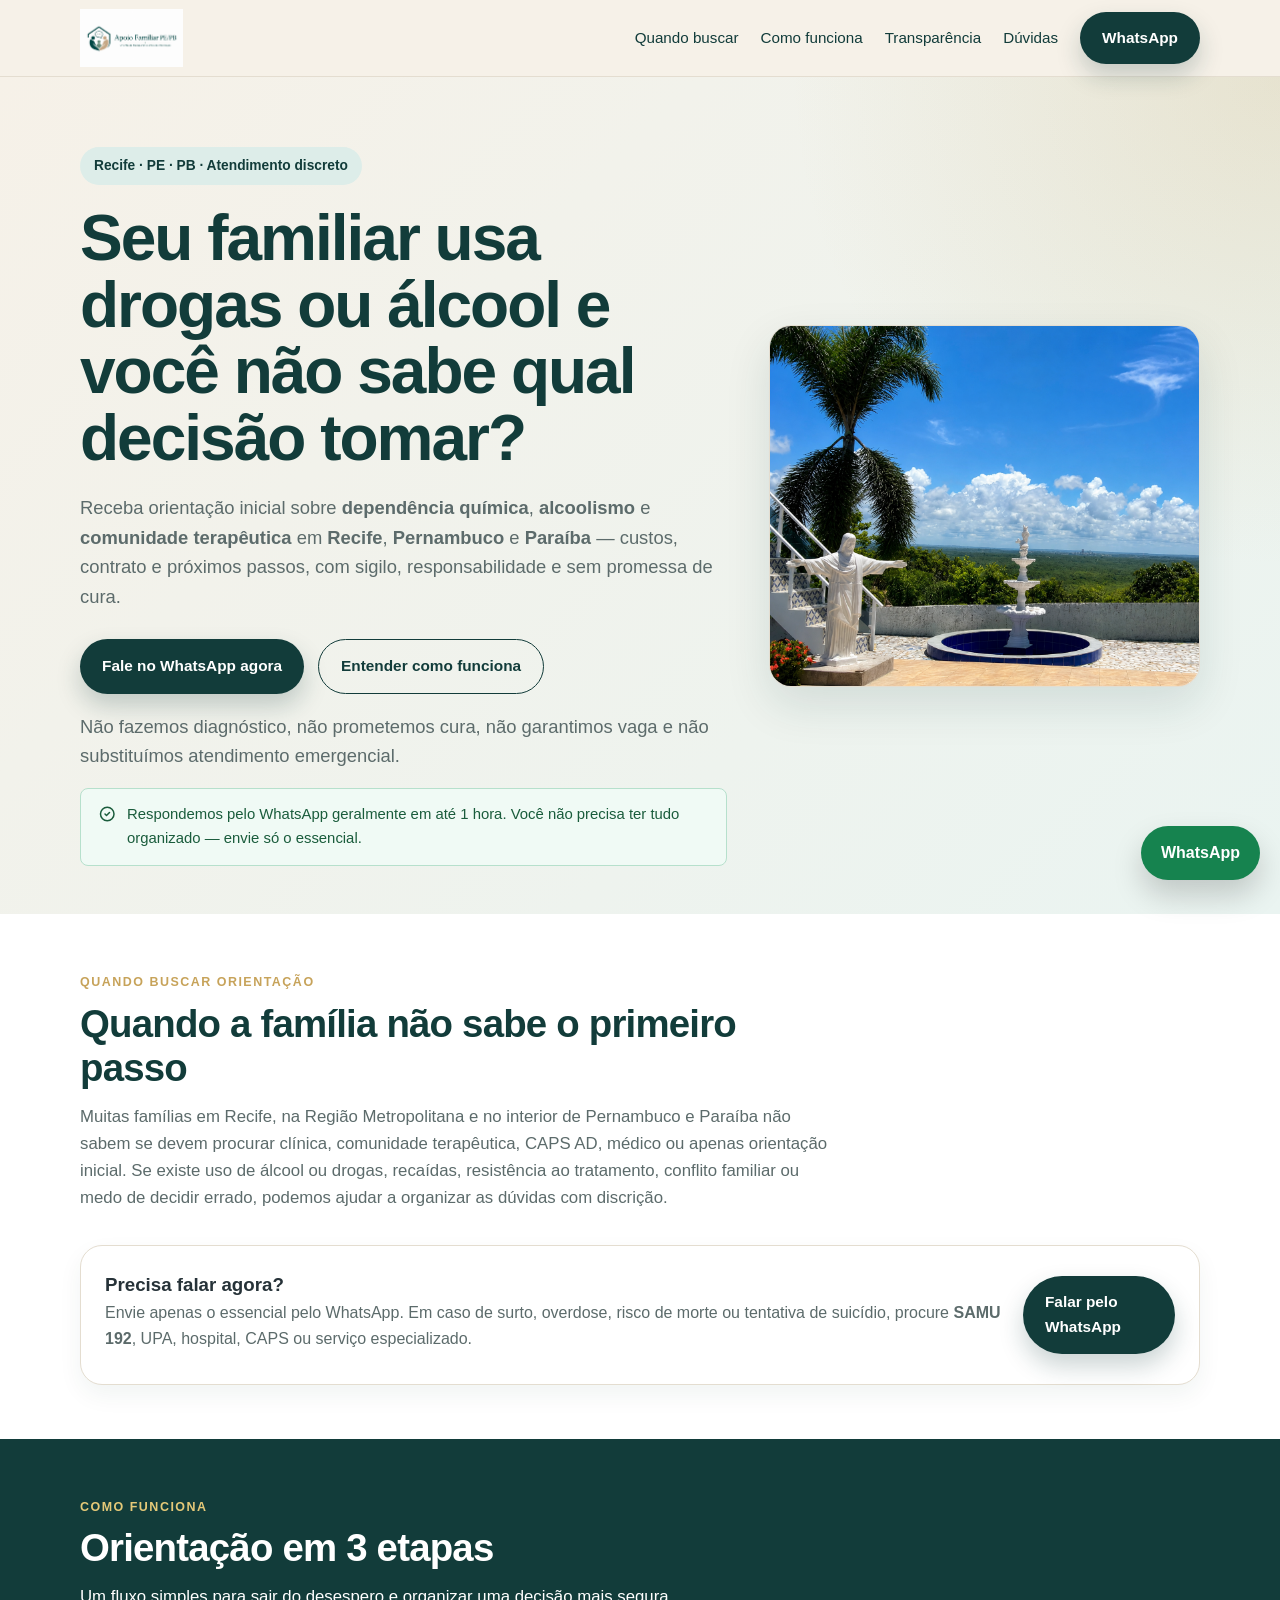
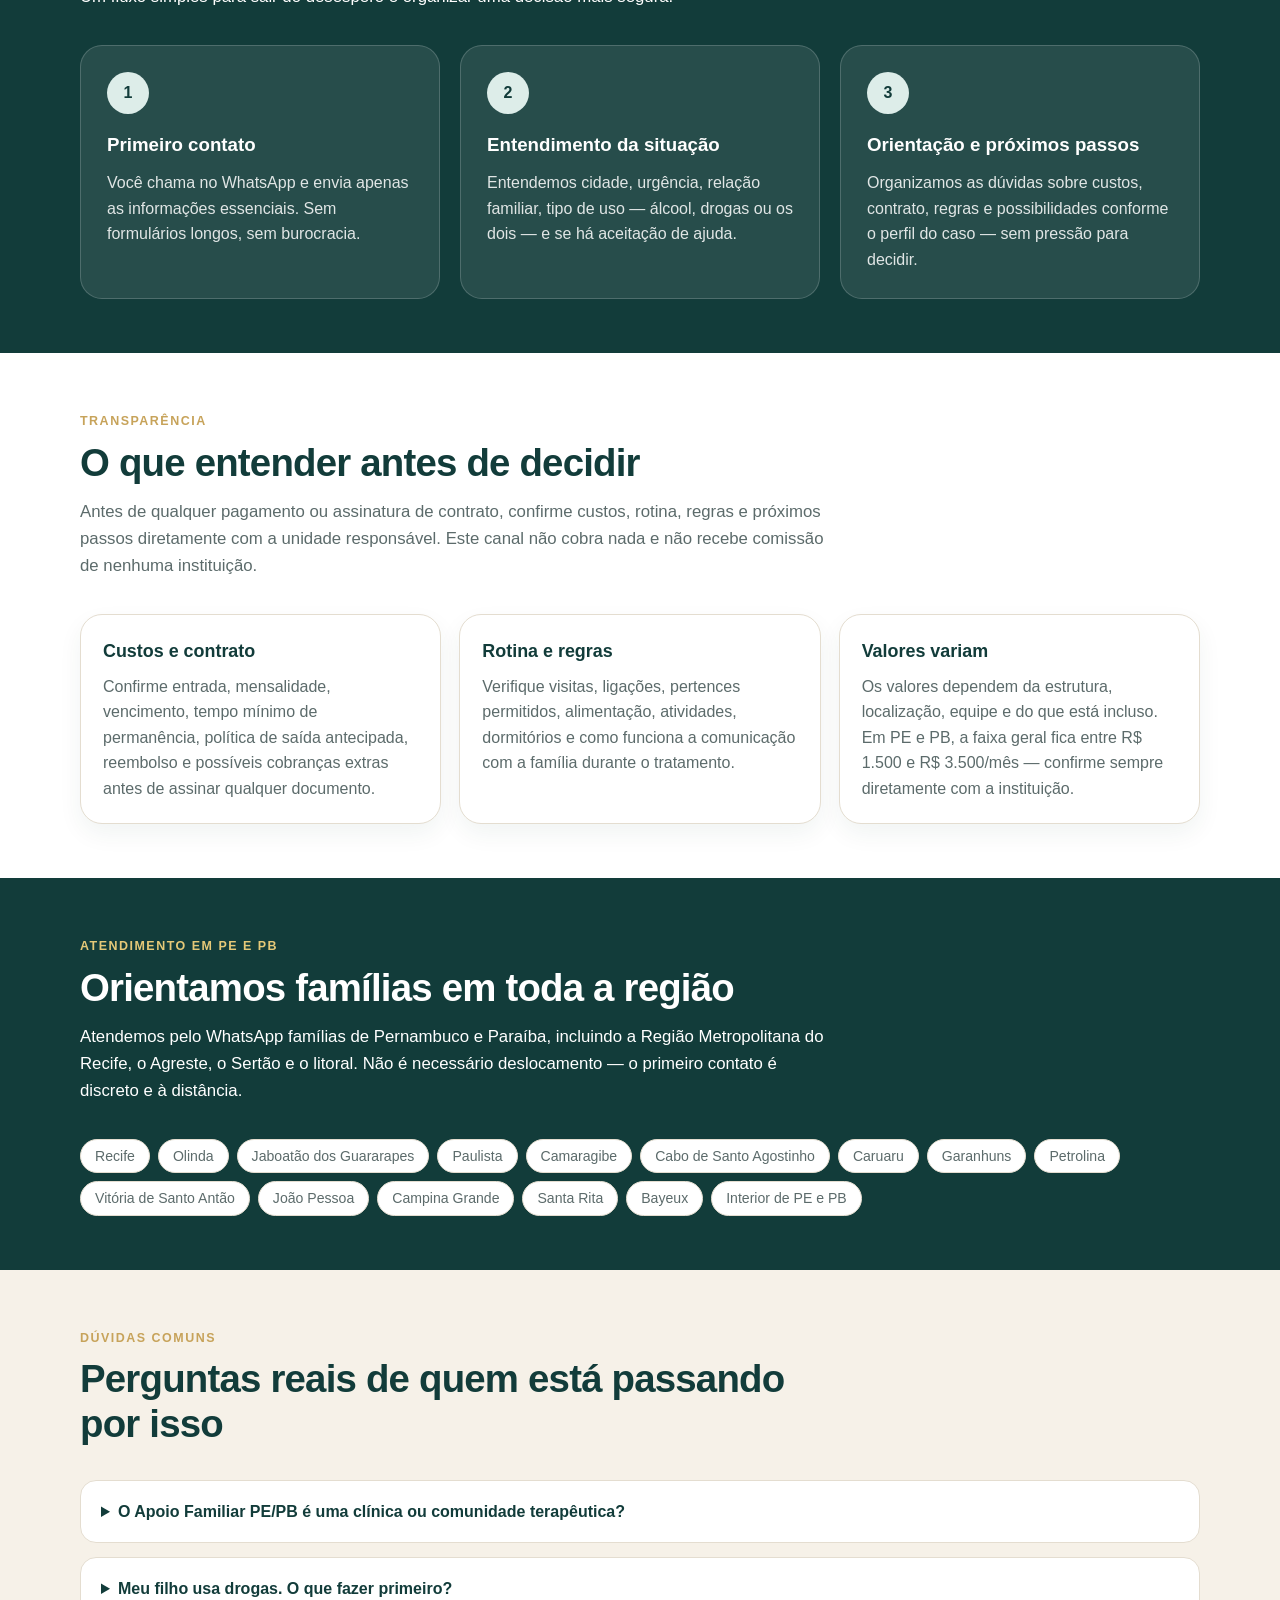
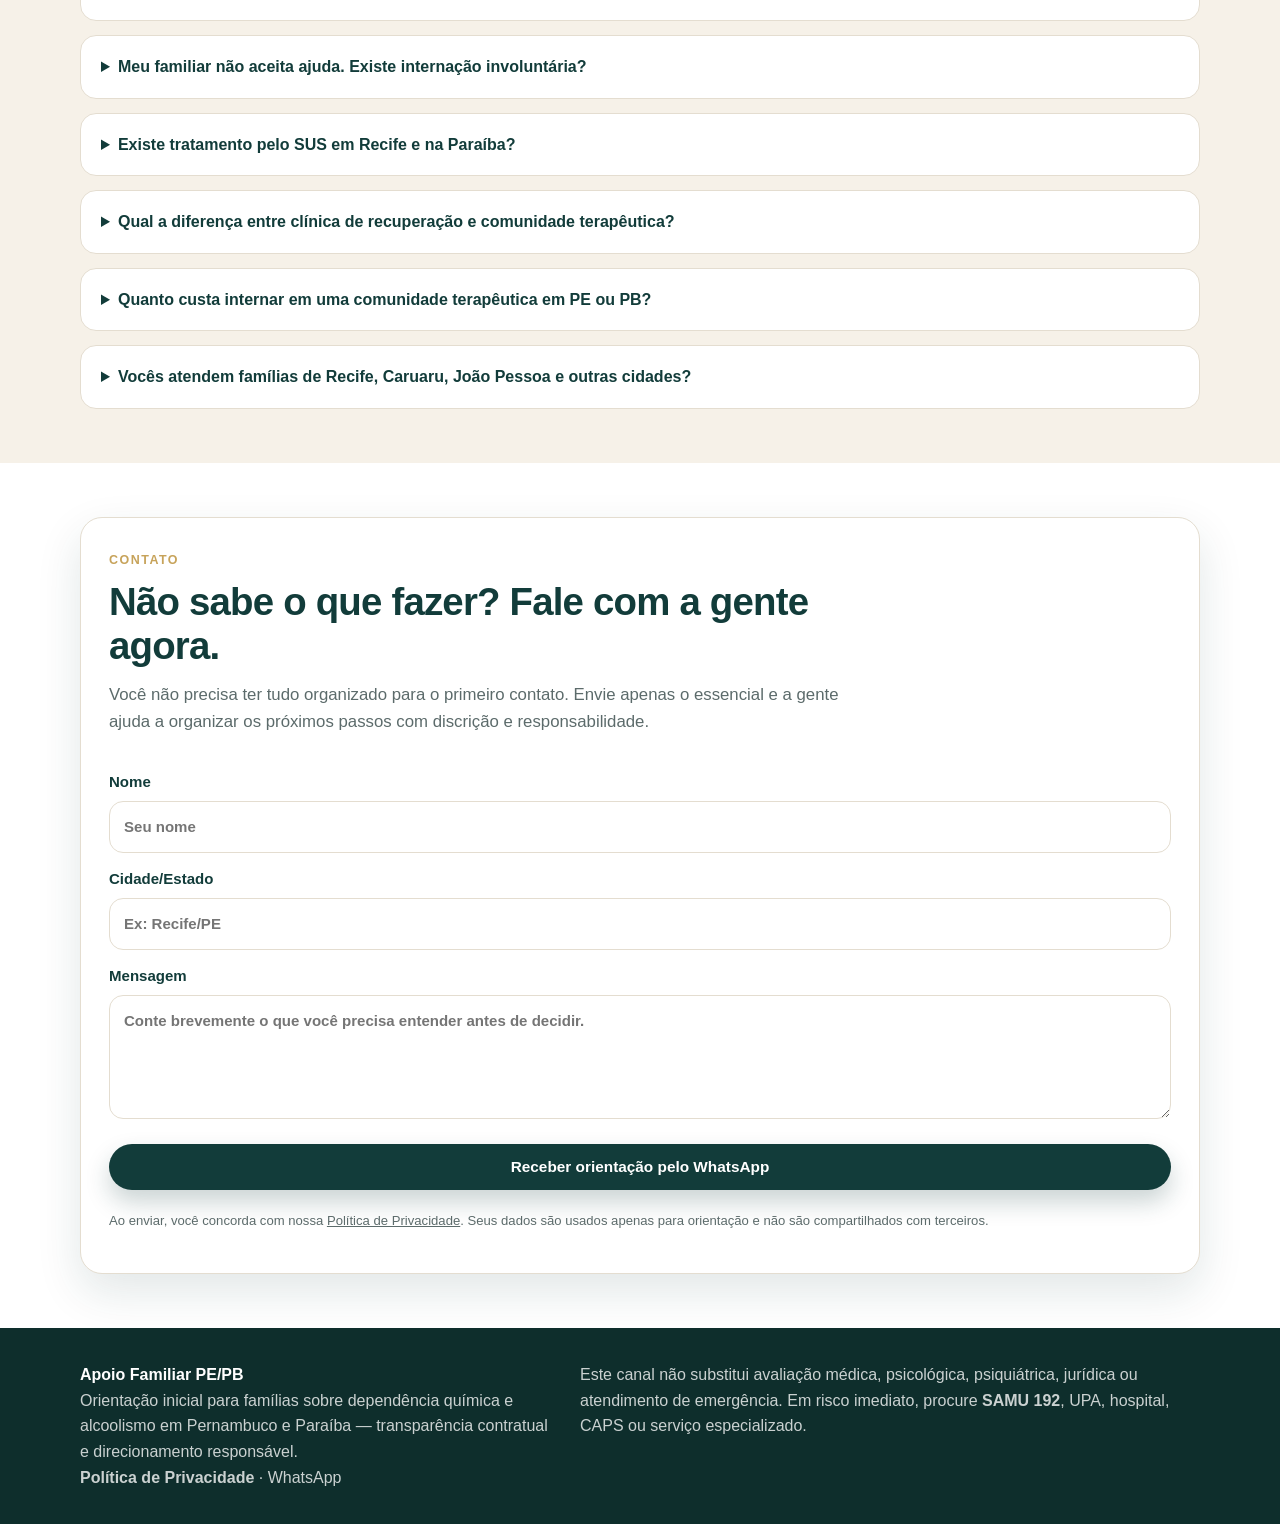
<file: index.html>
<!DOCTYPE html>
<html lang="pt-BR">
<head>
  <meta charset="UTF-8" />
  <meta name="viewport" content="width=device-width, initial-scale=1.0" />

  <!-- ✅ MELHORIA: Title com "Recife" e "Dependência Química" para SEO local -->
  <title>Orientação Familiar sobre Dependência Química em Recife, PE e PB | Apoio Familiar</title>

  <!-- ✅ MELHORIA: Meta description com pergunta + menção ao SUS e sem promessa -->
  <meta name="description" content="Família em Pernambuco ou Paraíba com dúvidas sobre internação, comunidade terapêutica, custos e próximos passos? Orientação inicial gratuita, discreta e sem promessa de cura. Fale pelo WhatsApp." />

  <link rel="canonical" href="https://apoiofamiliarpepb.com.br/" />

  <!-- Ícones do navegador -->
  <link rel="icon" href="assets/img/logo-simbolo.png" type="image/png">
  <link rel="apple-touch-icon" href="assets/img/logo-simbolo.png">

  <!-- Open Graph / Social -->
  <meta property="og:title" content="Orientação Familiar sobre Dependência Química em Recife, PE e PB | Apoio Familiar" />
  <meta property="og:description" content="Orientação inicial para famílias em PE e PB sobre dependência química, alcoolismo, comunidade terapêutica, custos, contrato e próximos passos." />
  <meta property="og:type" content="website" />
  <meta property="og:url" content="https://apoiofamiliarpepb.com.br/" />
  <meta property="og:locale" content="pt_BR" />
  <meta property="og:site_name" content="Apoio Familiar PE/PB" />
  <meta property="og:image" content="https://apoiofamiliarpepb.com.br/assets/img/logo-apoio-familiar.png" />
  <meta name="twitter:image" content="https://apoiofamiliarpepb.com.br/assets/img/logo-apoio-familiar.png" />

  <link rel="stylesheet" href="styles/style.css?v=9" />

  <style>
    section {
      padding: 54px 0;
    }

    .hero {
      padding: 70px 0 48px;
    }

    .hero p {
      margin-bottom: 18px;
    }

    .hero-photo-card {
      background: #fff;
      border: 1px solid var(--borda);
      border-radius: var(--radius);
      overflow: hidden;
      box-shadow: var(--sombra);
    }

    .hero-photo-card img {
      width: 100%;
      height: 360px;
      object-fit: cover;
      display: block;
    }

    .landing-note {
      font-size: 0.94rem;
      color: var(--texto-suave);
    }

    .compact-grid {
      display: grid;
      grid-template-columns: repeat(3, 1fr);
      gap: 18px;
    }

    .compact-card {
      background: #fff;
      border: 1px solid var(--borda);
      border-radius: var(--radius);
      padding: 22px;
      box-shadow: 0 10px 24px rgba(18, 60, 58, 0.06);
    }

    .compact-card h3 {
      color: var(--verde-profundo);
      font-size: 1.12rem;
      margin-bottom: 8px;
    }

    .compact-card p,
    .compact-card li {
      color: var(--texto-suave);
    }

    .quick-box {
      background: #fff;
      border: 1px solid var(--borda);
      border-radius: var(--radius);
      padding: 24px;
      box-shadow: 0 10px 24px rgba(18, 60, 58, 0.06);
      display: flex;
      justify-content: space-between;
      gap: 22px;
      align-items: center;
    }

    .quick-box p {
      margin: 0 0 8px;
      color: var(--texto-suave);
    }

    .price-card {
      background: var(--verde-claro);
      border-radius: var(--radius);
      padding: 26px;
      border: 1px solid var(--borda);
    }

    .price-card strong {
      color: var(--verde-profundo);
      font-size: 1.6rem;
    }

    .photo-row {
      display: grid;
      grid-template-columns: repeat(3, 1fr);
      gap: 18px;
    }

    .photo-row img {
      width: 100%;
      height: 190px;
      object-fit: cover;
      border-radius: 18px;
      display: block;
    }

    .final-box {
      background: #fff;
      border: 1px solid var(--borda);
      border-radius: var(--radius);
      padding: 28px;
      box-shadow: var(--sombra);
    }

    .floating-whatsapp {
      position: fixed;
      right: 20px;
      bottom: 20px;
      z-index: 50;
      background: #16834f;
      color: #fff;
      padding: 14px 20px;
      border-radius: 999px;
      font-weight: 800;
      box-shadow: 0 15px 30px rgba(0,0,0,.18);
    }

    .privacy-link {
      font-weight: 700;
      color: inherit;
    }

    .brand img {
      height: 58px;
      width: auto;
      display: block;
    }

    /* ✅ NOVO: Bloco de confiança próximo ao CTA */
    .trust-note {
      display: flex;
      align-items: flex-start;
      gap: 10px;
      background: #f0faf5;
      border: 1px solid #b6e0cc;
      border-radius: 8px;
      padding: 14px 18px;
      margin-top: 18px;
      font-size: 0.93rem;
      color: #1a5c3c;
    }

    .trust-note svg {
      flex-shrink: 0;
      margin-top: 2px;
    }

    /* ✅ NOVO: Aviso LGPD no formulário */
    .lgpd-note {
      font-size: 0.82rem;
      color: var(--texto-suave);
      margin-top: 6px;
    }

    .lgpd-note a {
      color: inherit;
      text-decoration: underline;
    }

    /* ✅ NOVO: Seção de cidades atendidas */
    .cidades-lista {
      display: flex;
      flex-wrap: wrap;
      gap: 8px;
      margin-top: 16px;
    }

    .cidade-tag {
      background: #fff;
      border: 1px solid var(--borda);
      border-radius: 999px;
      padding: 5px 14px;
      font-size: 0.88rem;
      color: var(--texto-suave);
    }

    @media(max-width: 900px) {
      section {
        padding: 42px 0;
      }

      .hero {
        padding: 56px 0 38px;
      }

      .hero-grid,
      .compact-grid,
      .photo-row,
      .grid-2,
      .grid-3 {
        grid-template-columns: 1fr;
      }

      .quick-box {
        align-items: flex-start;
        flex-direction: column;
      }

      .photo-row img {
        height: 170px;
      }

      .floating-whatsapp {
        right: 12px;
        bottom: 12px;
        padding: 12px 16px;
      }

      .brand img {
        height: 46px;
      }
    }
  </style>

  <!-- ✅ MELHORIA: Schema LocalBusiness expandido com mais cidades e área de atendimento -->
  <script type="application/ld+json">
  {
    "@context": "https://schema.org",
    "@type": "LocalBusiness",
    "name": "Apoio Familiar PE/PB",
    "description": "Canal de orientação inicial para famílias sobre dependência química, alcoolismo, comunidade terapêutica, custos, contrato e próximos passos em Pernambuco e Paraíba.",
    "url": "https://apoiofamiliarpepb.com.br/",
    "telephone": "+5581973069389",
    "areaServed": [
      "Recife", "Olinda", "Caruaru", "Jaboatão dos Guararapes", "Paulista",
      "Camaragibe", "Cabo de Santo Agostinho", "Petrolina", "Garanhuns",
      "Pernambuco", "João Pessoa", "Campina Grande", "Paraíba"
    ],
    "contactPoint": {
      "@type": "ContactPoint",
      "contactType": "customer support",
      "availableLanguage": "Portuguese",
      "telephone": "+5581973069389",
      "contactOption": "TollFree"
    },
    "knowsAbout": [
      "Dependência química",
      "Alcoolismo",
      "Comunidade terapêutica",
      "Internação para dependente químico",
      "Internação voluntária",
      "Internação involuntária",
      "Custos de comunidade terapêutica",
      "Orientação familiar",
      "CAPS AD",
      "Tratamento para dependência química Recife",
      "Comunidade terapêutica Pernambuco",
      "Comunidade terapêutica Paraíba"
    ]
  }
  </script>

  <!-- ✅ MELHORIA: FAQPage Schema com respostas expandidas e mais perguntas -->
  <script type="application/ld+json">
  {
    "@context": "https://schema.org",
    "@type": "FAQPage",
    "mainEntity": [
      {
        "@type": "Question",
        "name": "O Apoio Familiar PE/PB é uma clínica ou comunidade terapêutica?",
        "acceptedAnswer": {
          "@type": "Answer",
          "text": "Não. Somos um canal de orientação inicial para famílias em Pernambuco e Paraíba. Não fazemos diagnóstico, não prescrevemos tratamento, não prometemos cura, não garantimos vaga e não realizamos atendimento emergencial. Nossa função é ajudar famílias a organizarem as dúvidas antes de tomarem uma decisão sobre internação ou tratamento."
        }
      },
      {
        "@type": "Question",
        "name": "Quanto custa internar em uma comunidade terapêutica em PE ou PB?",
        "acceptedAnswer": {
          "@type": "Answer",
          "text": "Os valores variam conforme estrutura, equipe, localização e o que está incluso no contrato. Como referência geral, muitas instituições em Pernambuco e Paraíba trabalham entre R$ 1.500 e R$ 3.500 por mês, podendo haver taxa de entrada e custos adicionais. É essencial confirmar diretamente com cada instituição: entrada, mensalidade, vencimento, política de saída antecipada e possíveis cobranças extras antes de assinar qualquer contrato."
        }
      },
      {
        "@type": "Question",
        "name": "Meu filho usa drogas. O que devo fazer primeiro?",
        "acceptedAnswer": {
          "@type": "Answer",
          "text": "O primeiro passo é entender a situação com calma: tipo de substância, frequência de uso, risco imediato, histórico de tentativas anteriores de tratamento e se há aceitação para pedir ajuda. Só depois dessas informações é possível avaliar as opções mais adequadas — que vão de acompanhamento ambulatorial no CAPS AD até internação em comunidade terapêutica ou clínica especializada. Podemos ajudar sua família a organizar essas dúvidas pelo WhatsApp."
        }
      },
      {
        "@type": "Question",
        "name": "Meu familiar não aceita ajuda. Existe internação involuntária?",
        "acceptedAnswer": {
          "@type": "Answer",
          "text": "Sim, a internação involuntária existe no Brasil e é regulamentada pela Lei 10.216/2001. Ela depende de solicitação de familiar ou responsável legal, laudo médico que comprove risco à saúde do paciente ou de terceiros, e deve ser comunicada ao Ministério Público em até 72 horas. É um processo sensível que exige avaliação médica e acompanhamento de instituição habilitada. Podemos orientar sobre as perguntas certas a fazer, mas não decidimos nem indicamos conduta clínica ou jurídica."
        }
      },
      {
        "@type": "Question",
        "name": "Existe tratamento para dependência química pelo SUS em Recife e na Paraíba?",
        "acceptedAnswer": {
          "@type": "Answer",
          "text": "Sim. O CAPS AD (Centro de Atenção Psicossocial Álcool e Drogas) é a principal porta de entrada pelo SUS para tratamento de dependência química. Em Recife existem diversas unidades. Em João Pessoa e outras cidades da Paraíba, a disponibilidade varia por município. Para localizar o CAPS AD mais próximo, consulte a Secretaria Municipal de Saúde da sua cidade ou o site do Ministério da Saúde."
        }
      },
      {
        "@type": "Question",
        "name": "Qual a diferença entre clínica de recuperação e comunidade terapêutica?",
        "acceptedAnswer": {
          "@type": "Answer",
          "text": "Clínicas de recuperação costumam ter estrutura médica e psiquiátrica mais intensiva, com equipe de saúde permanente e capacidade para atender casos de maior complexidade clínica. Comunidades terapêuticas têm rotina residencial com foco em reabilitação social e comportamental, geralmente com abordagem baseada em espiritualidade, trabalho e convivência em grupo. A escolha depende do perfil do caso, do nível de dependência, do histórico do paciente e dos recursos disponíveis."
        }
      },
      {
        "@type": "Question",
        "name": "Vocês atendem famílias de Recife, Caruaru, João Pessoa e outras cidades?",
        "acceptedAnswer": {
          "@type": "Answer",
          "text": "Sim. Orientamos famílias de toda a Região Metropolitana do Recife — incluindo Olinda, Jaboatão dos Guararapes, Paulista, Caruaru e Cabo de Santo Agostinho — e do interior de Pernambuco e da Paraíba, incluindo João Pessoa, Campina Grande e outras cidades. O atendimento é feito pelo WhatsApp, de forma discreta, sem necessidade de deslocamento."
        }
      }
    ]
  }
  </script>
</head>

<body>
  <header>
    <div class="container navbar">
      <a class="brand" href="#topo" aria-label="Apoio Familiar PE/PB">
        <img src="assets/img/logo-apoio-familiar-paisagem.png" alt="Apoio Familiar PE/PB - Orientação transparente antes da internação">
      </a>

      <nav aria-label="Navegação principal">
        <a href="#quando-buscar">Quando buscar</a>
        <a href="#como-funciona">Como funciona</a>
        <a href="#transparencia">Transparência</a>
        <a href="#faq">Dúvidas</a>
        <a class="btn btn-primary nav-button" href="https://wa.me/5581973069389?text=Ol%C3%A1%2C%20preciso%20de%20orienta%C3%A7%C3%A3o%20inicial.%20N%C3%A3o%20sei%20por%20onde%20come%C3%A7ar." target="_blank" rel="noopener noreferrer">WhatsApp</a>
      </nav>
    </div>
  </header>

  <main id="topo">
    <section class="hero">
      <div class="container hero-grid">
        <div>
          <!-- ✅ MELHORIA: Eyebrow com Recife explícito -->
          <span class="eyebrow">Recife · PE · PB · Atendimento discreto</span>
          <h1>Seu familiar usa drogas ou álcool e você não sabe qual decisão tomar?</h1>
          <!-- ✅ MELHORIA: Recife adicionado ao parágrafo principal -->
          <p>Receba orientação inicial sobre <strong>dependência química</strong>, <strong>alcoolismo</strong> e <strong>comunidade terapêutica</strong> em <strong>Recife</strong>, <strong>Pernambuco</strong> e <strong>Paraíba</strong> — custos, contrato e próximos passos, com sigilo, responsabilidade e sem promessa de cura.</p>

          <div class="hero-actions">
            <a class="btn btn-primary" href="https://wa.me/5581973069389?text=Ol%C3%A1%2C%20preciso%20de%20orienta%C3%A7%C3%A3o%20inicial.%20N%C3%A3o%20sei%20por%20onde%20come%C3%A7ar." target="_blank" rel="noopener noreferrer">Fale no WhatsApp agora</a>
            <a class="btn btn-secondary" href="#como-funciona">Entender como funciona</a>
          </div>

          <p class="landing-note">Não fazemos diagnóstico, não prometemos cura, não garantimos vaga e não substituímos atendimento emergencial.</p>

          <!-- ✅ NOVO: Bloco de confiança com tempo de resposta -->
          <div class="trust-note">
            <svg width="18" height="18" fill="none" viewBox="0 0 24 24" stroke="#1a5c3c" stroke-width="2" aria-hidden="true"><path stroke-linecap="round" stroke-linejoin="round" d="M8 12l2 2 4-4m6 2a9 9 0 11-18 0 9 9 0 0118 0z"/></svg>
            <span>Respondemos pelo WhatsApp geralmente em até 1 hora. Você não precisa ter tudo organizado — envie só o essencial.</span>
          </div>
        </div>

        <aside class="hero-photo-card">
          <!-- Imagem visual da landing page -->
          <img src="assets/img/area-externa-fonte-vista.jpg.jpg.png" alt="Área externa de comunidade terapêutica com fonte e espaço aberto em Pernambuco" />
        </aside>
      </div>
    </section>

    <section id="quando-buscar" class="bg-white">
      <div class="container">
        <div class="section-title">
          <span>Quando buscar orientação</span>
          <h2>Quando a família não sabe o primeiro passo</h2>
          <p>Muitas famílias em Recife, na Região Metropolitana e no interior de Pernambuco e Paraíba não sabem se devem procurar clínica, comunidade terapêutica, CAPS AD, médico ou apenas orientação inicial. Se existe uso de álcool ou drogas, recaídas, resistência ao tratamento, conflito familiar ou medo de decidir errado, podemos ajudar a organizar as dúvidas com discrição.</p>
        </div>

        <div class="quick-box">
          <div>
            <h3>Precisa falar agora?</h3>
            <p>Envie apenas o essencial pelo WhatsApp. Em caso de surto, overdose, risco de morte ou tentativa de suicídio, procure <strong>SAMU 192</strong>, UPA, hospital, CAPS ou serviço especializado.</p>
          </div>
          <a class="btn btn-primary" href="https://wa.me/5581973069389?text=Ol%C3%A1%2C%20preciso%20de%20orienta%C3%A7%C3%A3o%20inicial.%20N%C3%A3o%20sei%20por%20onde%20come%C3%A7ar." target="_blank" rel="noopener noreferrer">Falar pelo WhatsApp</a>
        </div>
      </div>
    </section>

    <section id="como-funciona" class="bg-green">
      <div class="container">
        <div class="section-title">
          <span>Como funciona</span>
          <h2>Orientação em 3 etapas</h2>
          <p>Um fluxo simples para sair do desespero e organizar uma decisão mais segura.</p>
        </div>

        <div class="grid-3">
          <article class="soft-card">
            <div class="number">1</div>
            <h3>Primeiro contato</h3>
            <p>Você chama no WhatsApp e envia apenas as informações essenciais. Sem formulários longos, sem burocracia.</p>
          </article>
          <article class="soft-card">
            <div class="number">2</div>
            <h3>Entendimento da situação</h3>
            <p>Entendemos cidade, urgência, relação familiar, tipo de uso — álcool, drogas ou os dois — e se há aceitação de ajuda.</p>
          </article>
          <article class="soft-card">
            <div class="number">3</div>
            <h3>Orientação e próximos passos</h3>
            <p>Organizamos as dúvidas sobre custos, contrato, regras e possibilidades conforme o perfil do caso — sem pressão para decidir.</p>
          </article>
        </div>
      </div>
    </section>

    <section id="transparencia" class="bg-white">
      <div class="container">
        <div class="section-title">
          <span>Transparência</span>
          <h2>O que entender antes de decidir</h2>
          <p>Antes de qualquer pagamento ou assinatura de contrato, confirme custos, rotina, regras e próximos passos diretamente com a unidade responsável. Este canal não cobra nada e não recebe comissão de nenhuma instituição.</p>
        </div>

        <div class="compact-grid">
          <article class="compact-card">
            <h3>Custos e contrato</h3>
            <p>Confirme entrada, mensalidade, vencimento, tempo mínimo de permanência, política de saída antecipada, reembolso e possíveis cobranças extras antes de assinar qualquer documento.</p>
          </article>
          <article class="compact-card">
            <h3>Rotina e regras</h3>
            <p>Verifique visitas, ligações, pertences permitidos, alimentação, atividades, dormitórios e como funciona a comunicação com a família durante o tratamento.</p>
          </article>
          <article class="compact-card">
            <h3>Valores variam</h3>
            <p>Os valores dependem da estrutura, localização, equipe e do que está incluso. Em PE e PB, a faixa geral fica entre R$ 1.500 e R$ 3.500/mês — confirme sempre diretamente com a instituição.</p>
          </article>
        </div>
      </div>
    </section>

    <!-- ✅ NOVA SEÇÃO: Cidades atendidas — SEO local -->
    <section id="atendimento-local" class="bg-green">
      <div class="container">
        <div class="section-title">
          <span>Atendimento em PE e PB</span>
          <h2>Orientamos famílias em toda a região</h2>
          <p>Atendemos pelo WhatsApp famílias de Pernambuco e Paraíba, incluindo a Região Metropolitana do Recife, o Agreste, o Sertão e o litoral. Não é necessário deslocamento — o primeiro contato é discreto e à distância.</p>
        </div>

        <div class="cidades-lista" aria-label="Cidades atendidas">
          <span class="cidade-tag">Recife</span>
          <span class="cidade-tag">Olinda</span>
          <span class="cidade-tag">Jaboatão dos Guararapes</span>
          <span class="cidade-tag">Paulista</span>
          <span class="cidade-tag">Camaragibe</span>
          <span class="cidade-tag">Cabo de Santo Agostinho</span>
          <span class="cidade-tag">Caruaru</span>
          <span class="cidade-tag">Garanhuns</span>
          <span class="cidade-tag">Petrolina</span>
          <span class="cidade-tag">Vitória de Santo Antão</span>
          <span class="cidade-tag">João Pessoa</span>
          <span class="cidade-tag">Campina Grande</span>
          <span class="cidade-tag">Santa Rita</span>
          <span class="cidade-tag">Bayeux</span>
          <span class="cidade-tag">Interior de PE e PB</span>
        </div>
      </div>
    </section>

    <section id="faq">
      <div class="container">
        <div class="section-title">
          <span>Dúvidas comuns</span>
          <!-- ✅ MELHORIA: H2 mais rico para SEO -->
          <h2>Perguntas reais de quem está passando por isso</h2>
        </div>

        <div class="faq">
          <details>
            <summary>O Apoio Familiar PE/PB é uma clínica ou comunidade terapêutica?</summary>
            <p>Não. Somos um canal de orientação inicial para famílias em Pernambuco e Paraíba. Não fazemos diagnóstico, não prescrevemos tratamento, não prometemos cura, não garantimos vaga e não realizamos atendimento emergencial. Nossa função é ajudar famílias a organizarem as dúvidas antes de tomarem uma decisão sobre internação ou tratamento.</p>
          </details>

          <details>
            <summary>Meu filho usa drogas. O que fazer primeiro?</summary>
            <p>O primeiro passo é entender a situação com calma: tipo de substância, frequência de uso, risco imediato, histórico de tentativas de tratamento e se há aceitação para pedir ajuda. Só com essas informações é possível avaliar as opções mais adequadas — que vão de acompanhamento no CAPS AD até internação em comunidade terapêutica ou clínica especializada. Podemos ajudar a organizar essas dúvidas pelo WhatsApp.</p>
          </details>

          <details>
            <summary>Meu familiar não aceita ajuda. Existe internação involuntária?</summary>
            <p>Sim. A internação involuntária existe no Brasil e é regulamentada pela Lei 10.216/2001. Ela depende de solicitação de familiar ou responsável legal, laudo médico que comprove risco à saúde, e deve ser comunicada ao Ministério Público em até 72 horas. É um processo sensível que exige avaliação médica e instituição habilitada. Podemos orientar sobre as perguntas certas a fazer, mas não decidimos nem indicamos conduta clínica ou jurídica.</p>
          </details>

          <details>
            <summary>Existe tratamento pelo SUS em Recife e na Paraíba?</summary>
            <p>Sim. O CAPS AD (Centro de Atenção Psicossocial Álcool e Drogas) é a principal porta de entrada pelo SUS para dependência química. Em Recife existem diversas unidades. Em João Pessoa, Campina Grande e outras cidades da Paraíba, a disponibilidade varia por município. Para localizar o CAPS AD mais próximo, consulte a Secretaria Municipal de Saúde ou o site do Ministério da Saúde.</p>
          </details>

          <details>
            <summary>Qual a diferença entre clínica de recuperação e comunidade terapêutica?</summary>
            <p>Clínicas de recuperação costumam ter estrutura médica e psiquiátrica mais intensiva, com equipe de saúde permanente para casos de maior complexidade. Comunidades terapêuticas têm rotina residencial com foco em reabilitação social e comportamental, geralmente com abordagem baseada em convivência em grupo, trabalho e espiritualidade. A escolha depende do perfil do caso, do nível de dependência e dos recursos disponíveis.</p>
          </details>

          <details>
            <!-- ✅ NOVA PERGUNTA: SEO local explícito -->
            <summary>Quanto custa internar em uma comunidade terapêutica em PE ou PB?</summary>
            <p>Os valores variam conforme estrutura, equipe, localização e o que está incluso. Em Pernambuco e Paraíba, a faixa geral fica entre R$ 1.500 e R$ 3.500 por mês, podendo haver taxa de entrada e custos adicionais. É essencial confirmar diretamente com cada instituição antes de assinar qualquer contrato: mensalidade, vencimento, política de saída antecipada e possíveis cobranças extras. Orientamos as perguntas certas para fazer nessa conversa.</p>
          </details>

          <details>
            <!-- ✅ NOVA PERGUNTA: SEO local + atendimento remoto -->
            <summary>Vocês atendem famílias de Recife, Caruaru, João Pessoa e outras cidades?</summary>
            <p>Sim. Orientamos famílias de toda a Região Metropolitana do Recife — incluindo Olinda, Jaboatão dos Guararapes, Paulista, Caruaru e Cabo de Santo Agostinho — e do interior de Pernambuco e da Paraíba, incluindo João Pessoa e Campina Grande. O primeiro contato é feito pelo WhatsApp, de forma discreta, sem necessidade de deslocamento.</p>
          </details>
        </div>
      </div>
    </section>

    <section id="contato" class="bg-white">
      <div class="container">
        <div class="final-box">
          <div class="section-title">
            <span>Contato</span>
            <h2>Não sabe o que fazer? Fale com a gente agora.</h2>
            <p>Você não precisa ter tudo organizado para o primeiro contato. Envie apenas o essencial e a gente ajuda a organizar os próximos passos com discrição e responsabilidade.</p>
          </div>

          <form id="leadForm">
            <label>Nome<input type="text" id="nome" placeholder="Seu nome" required /></label>
            <label>Cidade/Estado<input type="text" id="cidade" placeholder="Ex: Recife/PE" required /></label>
            <label>Mensagem<textarea id="mensagem" rows="4" placeholder="Conte brevemente o que você precisa entender antes de decidir." required></textarea></label>
            <button class="btn btn-primary form-button" type="submit">Receber orientação pelo WhatsApp</button>
            <!-- ✅ NOVO: Aviso LGPD -->
            <p class="lgpd-note">Ao enviar, você concorda com nossa <a href="privacidade.html">Política de Privacidade</a>. Seus dados são usados apenas para orientação e não são compartilhados com terceiros.</p>
            <p class="form-feedback" id="formFeedback" role="status"></p>
          </form>
        </div>
      </div>
    </section>
  </main>

  <a class="floating-whatsapp" href="https://wa.me/5581973069389?text=Ol%C3%A1%2C%20preciso%20de%20orienta%C3%A7%C3%A3o%20inicial.%20N%C3%A3o%20sei%20por%20onde%20come%C3%A7ar." target="_blank" rel="noopener noreferrer" aria-label="Falar pelo WhatsApp">WhatsApp</a>

  <footer>
    <div class="container footer-content">
      <div>
        <strong>Apoio Familiar PE/PB</strong>
        <p>Orientação inicial para famílias sobre dependência química e alcoolismo em Pernambuco e Paraíba — transparência contratual e direcionamento responsável.</p>
        <p><a class="privacy-link" href="privacidade.html">Política de Privacidade</a> · <a href="https://wa.me/5581973069389?text=Ol%C3%A1%2C%20ainda%20tenho%20d%C3%BAdvidas%20e%20quero%20orienta%C3%A7%C3%A3o." target="_blank" rel="noopener noreferrer">WhatsApp</a></p>
      </div>

      <p>Este canal não substitui avaliação médica, psicológica, psiquiátrica, jurídica ou atendimento de emergência. Em risco imediato, procure <strong>SAMU 192</strong>, UPA, hospital, CAPS ou serviço especializado.</p>
    </div>
  </footer>

  <script>
    const leadForm = document.querySelector('#leadForm');
    const feedback = document.querySelector('#formFeedback');

    leadForm?.addEventListener('submit', (event) => {
      event.preventDefault();

      const nome = document.querySelector('#nome').value.trim();
      const cidade = document.querySelector('#cidade').value.trim();
      const mensagem = document.querySelector('#mensagem').value.trim();

      if (!nome || !cidade || !mensagem) {
        feedback.textContent = 'Preencha nome, cidade/estado e mensagem.';
        return;
      }

      const texto = `Olá, gostaria de receber orientação pelo WhatsApp.%0A%0ANome: ${encodeURIComponent(nome)}%0ACidade/Estado: ${encodeURIComponent(cidade)}%0AMensagem: ${encodeURIComponent(mensagem)}`;

      window.open(`https://wa.me/5581973069389?text=${texto}`, '_blank', 'noopener,noreferrer');
      feedback.textContent = 'Perfeito. O WhatsApp foi aberto com a mensagem pronta.';
    });
  </script>
</body>
</html>
</file>
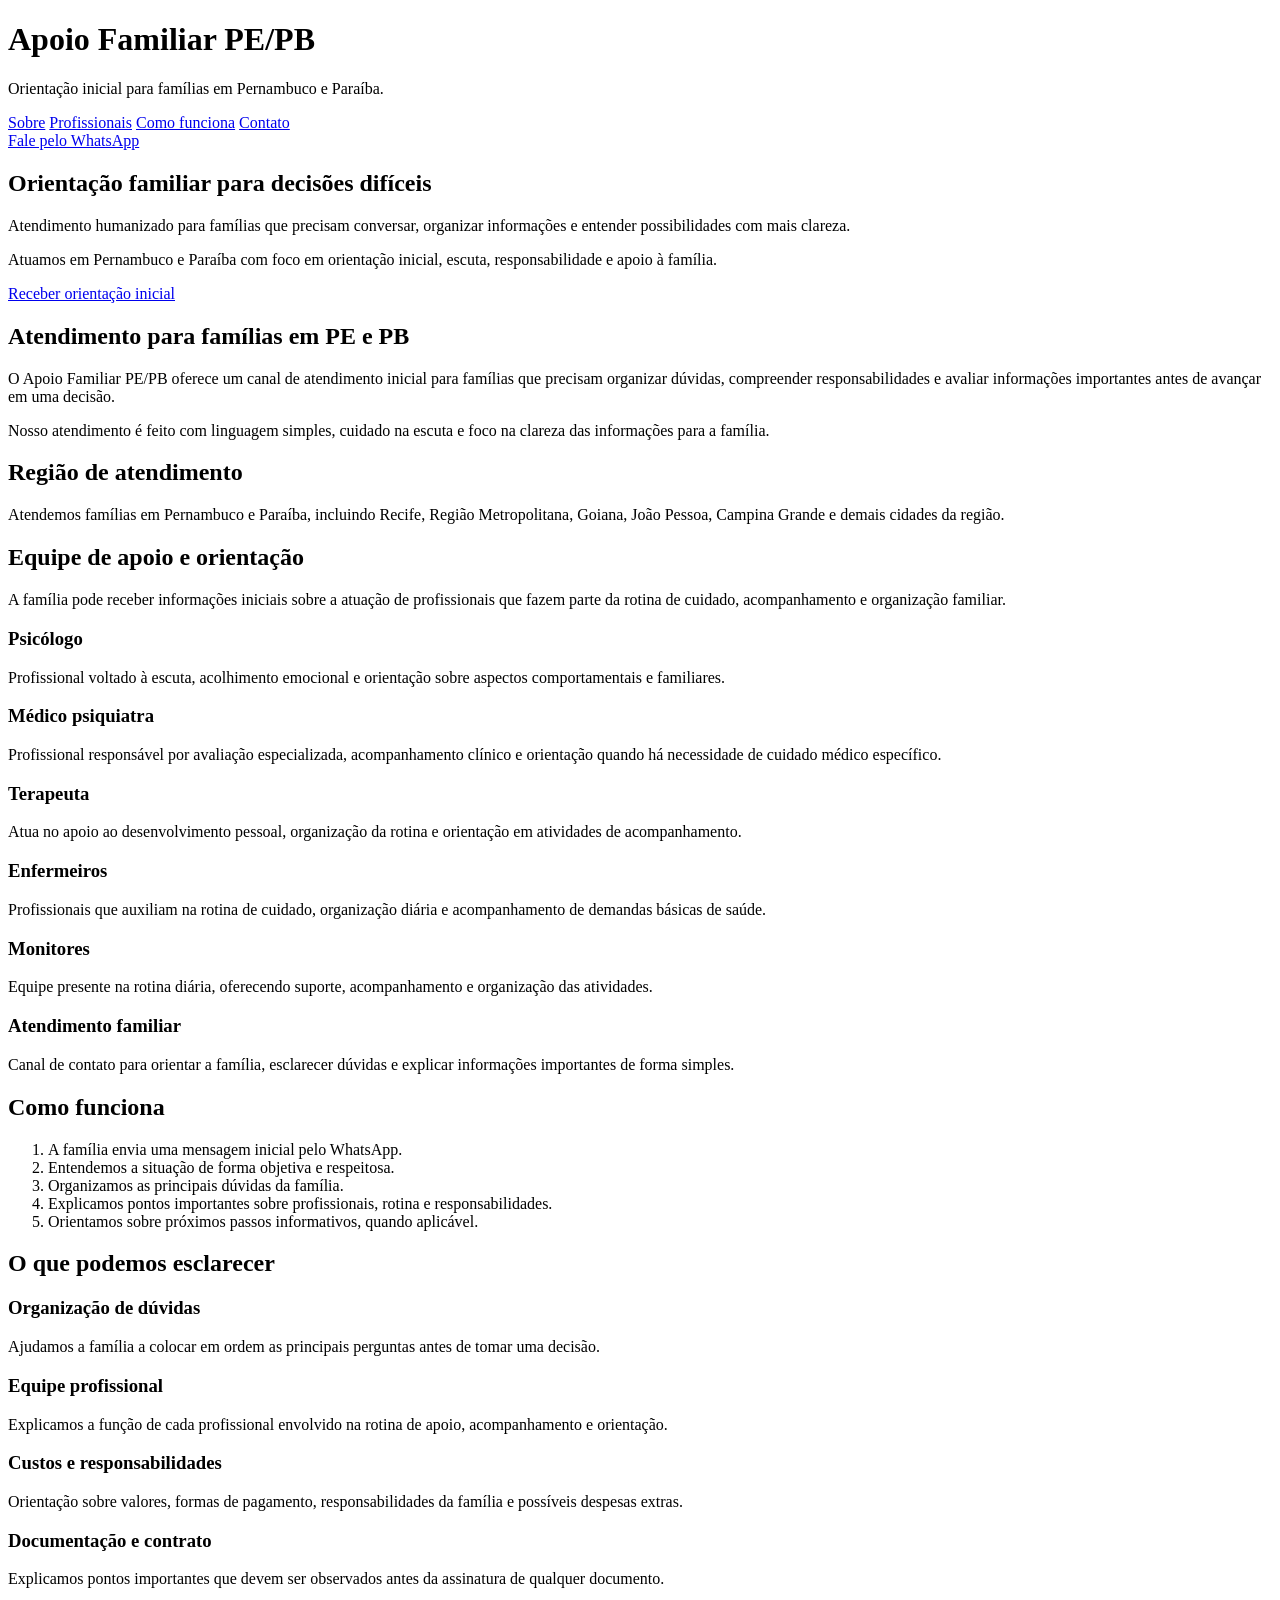
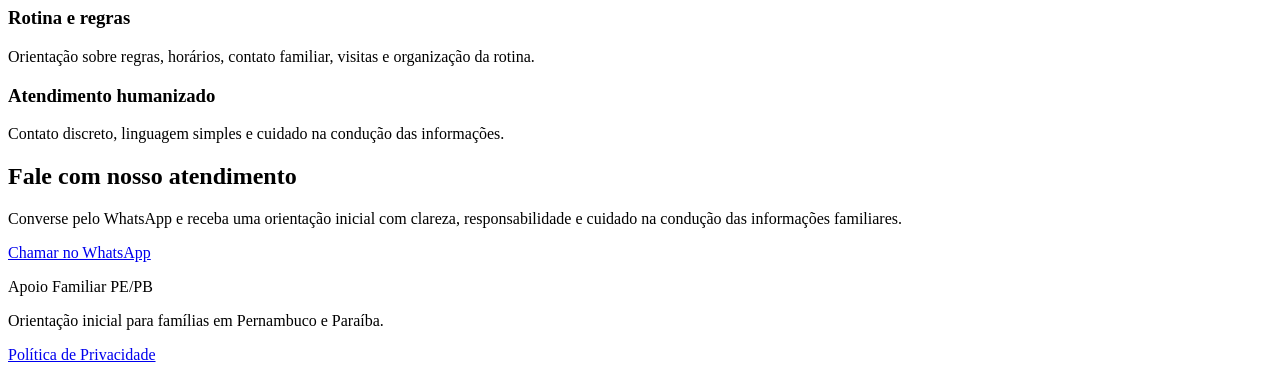
<file: orientacao-familiar.html>
<!DOCTYPE html>
<html lang="pt-BR">
<head>
  <meta charset="UTF-8" />
  <meta name="viewport" content="width=device-width, initial-scale=1.0" />

  <title>Orientação Familiar em PE e PB | Apoio Familiar</title>

  <meta
    name="description"
    content="Orientação inicial para famílias em Pernambuco e Paraíba com atendimento humanizado, equipe de apoio, organização de dúvidas e informações importantes para a família."
  />

  <meta name="robots" content="index, follow" />

  <link rel="canonical" href="https://apoiofamiliarpepb.com.br/orientacao-familiar.html" />
</head>

<body>

  <header>
    <div>
      <h1>Apoio Familiar PE/PB</h1>
      <p>Orientação inicial para famílias em Pernambuco e Paraíba.</p>
    </div>

    <nav aria-label="Navegação principal">
      <a href="#sobre">Sobre</a>
      <a href="#profissionais">Profissionais</a>
      <a href="#como-funciona">Como funciona</a>
      <a href="#contato">Contato</a>
    </nav>

    <a href="https://wa.me/5581973069389?text=Ol%C3%A1%2C%20gostaria%20de%20receber%20orienta%C3%A7%C3%A3o%20inicial%20para%20minha%20fam%C3%ADlia."
       target="_blank"
       rel="noopener noreferrer">
      Fale pelo WhatsApp
    </a>
  </header>

  <main>

    <section id="inicio">
      <h2>Orientação familiar para decisões difíceis</h2>

      <p>
        Atendimento humanizado para famílias que precisam conversar, organizar
        informações e entender possibilidades com mais clareza.
      </p>

      <p>
        Atuamos em Pernambuco e Paraíba com foco em orientação inicial, escuta,
        responsabilidade e apoio à família.
      </p>

      <a href="https://wa.me/5581973069389?text=Ol%C3%A1%2C%20preciso%20de%20orienta%C3%A7%C3%A3o%20inicial%20para%20organizar%20algumas%20d%C3%BAvidas%20da%20minha%20fam%C3%ADlia."
         target="_blank"
         rel="noopener noreferrer">
        Receber orientação inicial
      </a>
    </section>

    <section id="sobre">
      <h2>Atendimento para famílias em PE e PB</h2>

      <p>
        O Apoio Familiar PE/PB oferece um canal de atendimento inicial para famílias
        que precisam organizar dúvidas, compreender responsabilidades e avaliar
        informações importantes antes de avançar em uma decisão.
      </p>

      <p>
        Nosso atendimento é feito com linguagem simples, cuidado na escuta e foco
        na clareza das informações para a família.
      </p>
    </section>

    <section id="regiao">
      <h2>Região de atendimento</h2>

      <p>
        Atendemos famílias em Pernambuco e Paraíba, incluindo Recife, Região
        Metropolitana, Goiana, João Pessoa, Campina Grande e demais cidades da região.
      </p>
    </section>

    <section id="profissionais">
      <h2>Equipe de apoio e orientação</h2>

      <p>
        A família pode receber informações iniciais sobre a atuação de profissionais
        que fazem parte da rotina de cuidado, acompanhamento e organização familiar.
      </p>

      <div>
        <article>
          <h3>Psicólogo</h3>
          <p>
            Profissional voltado à escuta, acolhimento emocional e orientação sobre
            aspectos comportamentais e familiares.
          </p>
        </article>

        <article>
          <h3>Médico psiquiatra</h3>
          <p>
            Profissional responsável por avaliação especializada, acompanhamento
            clínico e orientação quando há necessidade de cuidado médico específico.
          </p>
        </article>

        <article>
          <h3>Terapeuta</h3>
          <p>
            Atua no apoio ao desenvolvimento pessoal, organização da rotina e orientação
            em atividades de acompanhamento.
          </p>
        </article>

        <article>
          <h3>Enfermeiros</h3>
          <p>
            Profissionais que auxiliam na rotina de cuidado, organização diária e
            acompanhamento de demandas básicas de saúde.
          </p>
        </article>

        <article>
          <h3>Monitores</h3>
          <p>
            Equipe presente na rotina diária, oferecendo suporte, acompanhamento e
            organização das atividades.
          </p>
        </article>

        <article>
          <h3>Atendimento familiar</h3>
          <p>
            Canal de contato para orientar a família, esclarecer dúvidas e explicar
            informações importantes de forma simples.
          </p>
        </article>
      </div>
    </section>

    <section id="como-funciona">
      <h2>Como funciona</h2>

      <ol>
        <li>A família envia uma mensagem inicial pelo WhatsApp.</li>
        <li>Entendemos a situação de forma objetiva e respeitosa.</li>
        <li>Organizamos as principais dúvidas da família.</li>
        <li>Explicamos pontos importantes sobre profissionais, rotina e responsabilidades.</li>
        <li>Orientamos sobre próximos passos informativos, quando aplicável.</li>
      </ol>
    </section>

    <section id="orientacao">
      <h2>O que podemos esclarecer</h2>

      <div>
        <article>
          <h3>Organização de dúvidas</h3>
          <p>
            Ajudamos a família a colocar em ordem as principais perguntas antes
            de tomar uma decisão.
          </p>
        </article>

        <article>
          <h3>Equipe profissional</h3>
          <p>
            Explicamos a função de cada profissional envolvido na rotina de apoio,
            acompanhamento e orientação.
          </p>
        </article>

        <article>
          <h3>Custos e responsabilidades</h3>
          <p>
            Orientação sobre valores, formas de pagamento, responsabilidades da
            família e possíveis despesas extras.
          </p>
        </article>

        <article>
          <h3>Documentação e contrato</h3>
          <p>
            Explicamos pontos importantes que devem ser observados antes da assinatura
            de qualquer documento.
          </p>
        </article>

        <article>
          <h3>Rotina e regras</h3>
          <p>
            Orientação sobre regras, horários, contato familiar, visitas e organização
            da rotina.
          </p>
        </article>

        <article>
          <h3>Atendimento humanizado</h3>
          <p>
            Contato discreto, linguagem simples e cuidado na condução das informações.
          </p>
        </article>
      </div>
    </section>

    <section id="contato">
      <h2>Fale com nosso atendimento</h2>

      <p>
        Converse pelo WhatsApp e receba uma orientação inicial com clareza,
        responsabilidade e cuidado na condução das informações familiares.
      </p>

      <a href="https://wa.me/5581973069389?text=Ol%C3%A1%2C%20gostaria%20de%20receber%20orienta%C3%A7%C3%A3o%20inicial%20para%20minha%20fam%C3%ADlia."
         target="_blank"
         rel="noopener noreferrer">
        Chamar no WhatsApp
      </a>
    </section>

  </main>

  <footer>
    <p>Apoio Familiar PE/PB</p>
    <p>Orientação inicial para famílias em Pernambuco e Paraíba.</p>

    <p>
      <a href="privacidade.html">Política de Privacidade</a>
    </p>
  </footer>

</body>
</html>
</file>
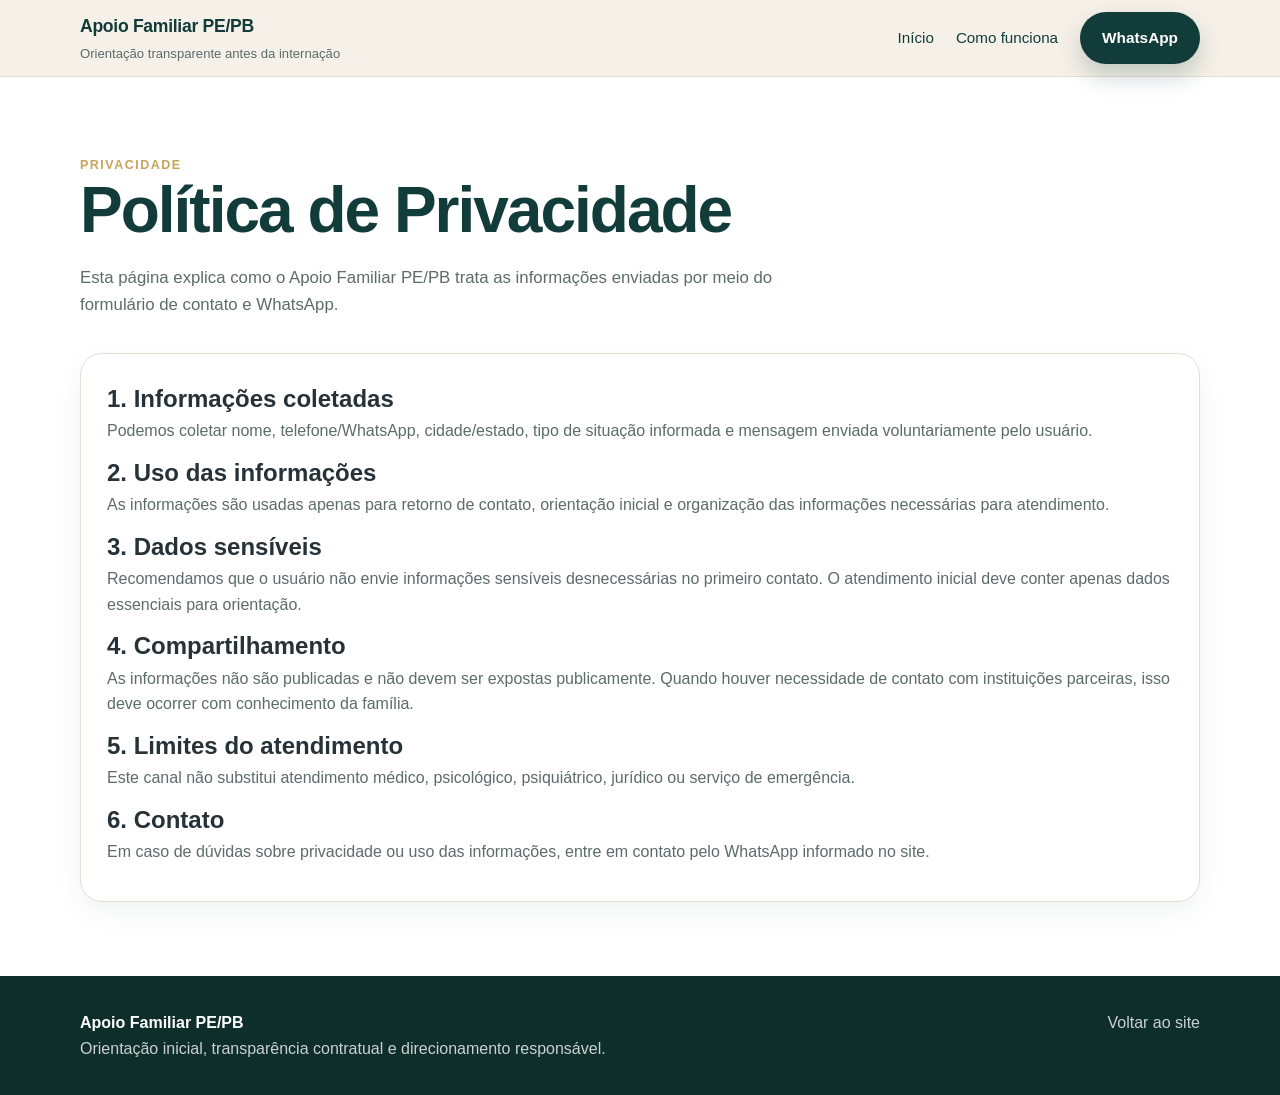
<file: privacidade.html>
<!DOCTYPE html>
<html lang="pt-BR">
<head>
  <meta charset="UTF-8" />
  <meta name="viewport" content="width=device-width, initial-scale=1.0" />
  <meta name="description" content="Política de Privacidade do Apoio Familiar PE/PB." />
  <title>Política de Privacidade | Apoio Familiar PE/PB</title>
  <link rel="stylesheet" href="styles/style.css?v=4" />
</head>
<body>
  <header>
    <div class="container navbar">
      <a class="brand" href="index.html" aria-label="Apoio Familiar PE/PB">
        <strong>Apoio Familiar PE/PB</strong>
        <span>Orientação transparente antes da internação</span>
      </a>
      <nav aria-label="Navegação principal">
        <a href="index.html#topo">Início</a>
        <a href="index.html#como-funciona">Como funciona</a>
        <a href="index.html#contato" class="btn btn-primary nav-button">WhatsApp</a>
      </nav>
    </div>
  </header>

  <main>
    <section class="bg-white">
      <div class="container">
        <div class="section-title">
          <span>Privacidade</span>
          <h1>Política de Privacidade</h1>
          <p>Esta página explica como o Apoio Familiar PE/PB trata as informações enviadas por meio do formulário de contato e WhatsApp.</p>
        </div>

        <div class="card">
          <h2>1. Informações coletadas</h2>
          <p>Podemos coletar nome, telefone/WhatsApp, cidade/estado, tipo de situação informada e mensagem enviada voluntariamente pelo usuário.</p>

          <h2>2. Uso das informações</h2>
          <p>As informações são usadas apenas para retorno de contato, orientação inicial e organização das informações necessárias para atendimento.</p>

          <h2>3. Dados sensíveis</h2>
          <p>Recomendamos que o usuário não envie informações sensíveis desnecessárias no primeiro contato. O atendimento inicial deve conter apenas dados essenciais para orientação.</p>

          <h2>4. Compartilhamento</h2>
          <p>As informações não são publicadas e não devem ser expostas publicamente. Quando houver necessidade de contato com instituições parceiras, isso deve ocorrer com conhecimento da família.</p>

          <h2>5. Limites do atendimento</h2>
          <p>Este canal não substitui atendimento médico, psicológico, psiquiátrico, jurídico ou serviço de emergência.</p>

          <h2>6. Contato</h2>
          <p>Em caso de dúvidas sobre privacidade ou uso das informações, entre em contato pelo WhatsApp informado no site.</p>
        </div>
      </div>
    </section>
  </main>

  <footer>
    <div class="container footer-content">
      <div><strong>Apoio Familiar PE/PB</strong><p>Orientação inicial, transparência contratual e direcionamento responsável.</p></div>
      <p><a href="index.html">Voltar ao site</a></p>
    </div>
  </footer>
</body>
</html>
</file>
<file: styles/style.css>
:root{--verde-profundo:#123C3A;--verde-medio:#1F5C58;--verde-claro:#DDEDE9;--areia:#F6F1E8;--branco:#FFFFFF;--texto:#263238;--texto-suave:#5C6B6B;--dourado:#C7A35A;--borda:#E4DDD0;--sombra:0 18px 45px rgba(18,60,58,.12);--radius:22px}*{box-sizing:border-box;margin:0;padding:0}html{scroll-behavior:smooth}body{font-family:Arial,Helvetica,sans-serif;background:var(--areia);color:var(--texto);line-height:1.6}a{color:inherit;text-decoration:none}.container{width:min(1120px,92%);margin:0 auto}header{background:rgba(246,241,232,.95);backdrop-filter:blur(12px);border-bottom:1px solid var(--borda);position:sticky;top:0;z-index:20}.navbar{min-height:76px;display:flex;align-items:center;justify-content:space-between;gap:24px}.brand{display:flex;flex-direction:column;gap:2px}.brand strong{color:var(--verde-profundo);font-size:1.1rem;letter-spacing:-.3px}.brand span{font-size:.82rem;color:var(--texto-suave)}nav{display:flex;align-items:center;gap:22px;font-size:.95rem;color:var(--verde-profundo)}nav a:hover{color:var(--verde-medio)}.btn{display:inline-flex;align-items:center;justify-content:center;padding:14px 22px;border-radius:999px;font-weight:700;transition:.2s ease;cursor:pointer;border:none;font-size:.96rem}.btn-primary{background:var(--verde-profundo);color:var(--branco);box-shadow:0 12px 25px rgba(18,60,58,.22)}.btn-primary:hover{background:var(--verde-medio);transform:translateY(-1px)}.btn-secondary{border:1px solid var(--verde-profundo);color:var(--verde-profundo);background:transparent}.btn-secondary:hover{background:var(--verde-claro)}.hero{padding:86px 0 60px;background:radial-gradient(circle at top right,rgba(199,163,90,.20),transparent 32%),linear-gradient(135deg,#F6F1E8 0%,#EAF4F1 100%)}.hero-grid{display:grid;grid-template-columns:1.2fr .8fr;gap:42px;align-items:center}.eyebrow{display:inline-flex;align-items:center;gap:8px;padding:8px 14px;border-radius:999px;background:var(--verde-claro);color:var(--verde-profundo);font-weight:700;font-size:.86rem;margin-bottom:20px}h1{color:var(--verde-profundo);font-size:clamp(2.25rem,5vw,4.4rem);line-height:1.04;letter-spacing:-2px;margin-bottom:22px}.hero p{font-size:1.15rem;color:var(--texto-suave);max-width:680px;margin-bottom:18px}.hero-actions{display:flex;flex-wrap:wrap;gap:14px;margin:28px 0 18px}.trust-note{font-size:.92rem;color:var(--texto-suave)}.hero-card{background:var(--branco);border:1px solid var(--borda);border-radius:var(--radius);padding:28px;box-shadow:var(--sombra)}.hero-card h2{font-size:1.4rem;color:var(--verde-profundo);margin-bottom:18px}.check-list,.text-list{list-style:none;display:grid;gap:12px}.check-list li,.text-list li{display:flex;gap:10px;color:var(--texto)}.check-list li::before,.text-list li::before{content:'✓';color:var(--dourado);font-weight:900}section{padding:74px 0}.section-title{max-width:760px;margin-bottom:34px}.section-title span{color:var(--dourado);font-weight:800;text-transform:uppercase;letter-spacing:1.5px;font-size:.78rem}.section-title h2{color:var(--verde-profundo);font-size:clamp(1.8rem,3vw,2.7rem);line-height:1.15;margin:8px 0 14px;letter-spacing:-.8px}.section-title p{color:var(--texto-suave);font-size:1.05rem}.bg-white{background:var(--branco)}.bg-green{background:var(--verde-profundo);color:var(--branco)}.bg-green .section-title h2,.bg-green .section-title p{color:var(--branco)}.bg-green .section-title span{color:#E5C978}.grid-3{display:grid;grid-template-columns:repeat(3,1fr);gap:20px}.grid-2{display:grid;grid-template-columns:repeat(2,1fr);gap:22px}.card{background:var(--branco);border:1px solid var(--borda);border-radius:var(--radius);padding:26px;box-shadow:0 10px 28px rgba(18,60,58,.06)}.card h3{color:var(--verde-profundo);font-size:1.22rem;margin-bottom:10px}.card p{color:var(--texto-suave);margin-bottom:10px}.soft-card{background:rgba(255,255,255,.09);border:1px solid rgba(255,255,255,.18);border-radius:var(--radius);padding:26px}.soft-card h3{color:var(--branco);margin-bottom:10px}.soft-card p,.soft-card li{color:rgba(255,255,255,.86)}.number{width:42px;height:42px;border-radius:50%;background:var(--verde-claro);color:var(--verde-profundo);display:flex;align-items:center;justify-content:center;font-weight:900;margin-bottom:16px}.content-block{max-width:940px;margin-bottom:28px}.content-block p{color:var(--texto-suave);font-size:1.05rem;margin-bottom:14px}.cta-strip{margin-top:32px;background:var(--verde-claro);border-radius:var(--radius);padding:24px;display:flex;align-items:center;justify-content:space-between;gap:18px;flex-wrap:wrap}.cta-strip strong{color:var(--verde-profundo);font-size:1.15rem}.columns-list{columns:2;list-style:none;margin-top:14px}.columns-list li{break-inside:avoid;margin-bottom:9px;color:var(--texto-suave)}.columns-list li::before{content:'✓ ';color:var(--dourado);font-weight:900}.faq{display:grid;gap:14px}details{background:var(--branco);border:1px solid var(--borda);border-radius:16px;padding:18px 20px}summary{cursor:pointer;font-weight:800;color:var(--verde-profundo)}details p{margin-top:12px;color:var(--texto-suave)}.contact-grid-v2{display:grid;grid-template-columns:.9fr 1.1fr;gap:34px;align-items:start}.contact-box{background:var(--branco);border-radius:var(--radius);border:1px solid var(--borda);box-shadow:var(--sombra);padding:30px}form{display:grid;gap:14px}label{font-weight:700;color:var(--verde-profundo);font-size:.94rem}input,select,textarea{width:100%;margin-top:7px;padding:13px 14px;border-radius:14px;border:1px solid var(--borda);font:inherit;background:#fff;color:var(--texto)}input:focus,select:focus,textarea:focus{outline:3px solid rgba(199,163,90,.22);border-color:var(--dourado)}.checkbox{display:flex;align-items:flex-start;gap:10px;color:var(--texto-suave);font-weight:600}.checkbox input{width:auto;margin-top:5px}.form-button{width:100%;margin-top:4px}.form-feedback{font-weight:800;color:var(--verde-profundo)}.ethical-box{background:var(--verde-claro);border-left:5px solid var(--dourado);padding:18px;border-radius:16px;color:var(--verde-profundo)}.floating-whatsapp{position:fixed;right:18px;bottom:18px;z-index:30;background:#1f7a4f;color:#fff;padding:14px 18px;border-radius:999px;font-weight:900;box-shadow:0 14px 30px rgba(0,0,0,.22)}footer{background:#0E2E2C;color:#fff;padding:34px 0}.footer-content{display:flex;justify-content:space-between;gap:24px;align-items:flex-start}.footer-content p{color:rgba(255,255,255,.78);max-width:620px}.list-cards{margin-top:26px}@media(max-width:900px){nav{display:none}.hero{padding:58px 0}.hero-grid,.grid-3,.grid-2,.contact-grid-v2{grid-template-columns:1fr}h1{font-size:2.55rem}.columns-list{columns:1}.footer-content{flex-direction:column}.floating-whatsapp{left:24px;right:24px;bottom:12px;text-align:center;padding:12px 16px;font-size:.98rem}footer{padding-bottom:112px}.hero-card{padding:22px}}
</file>
